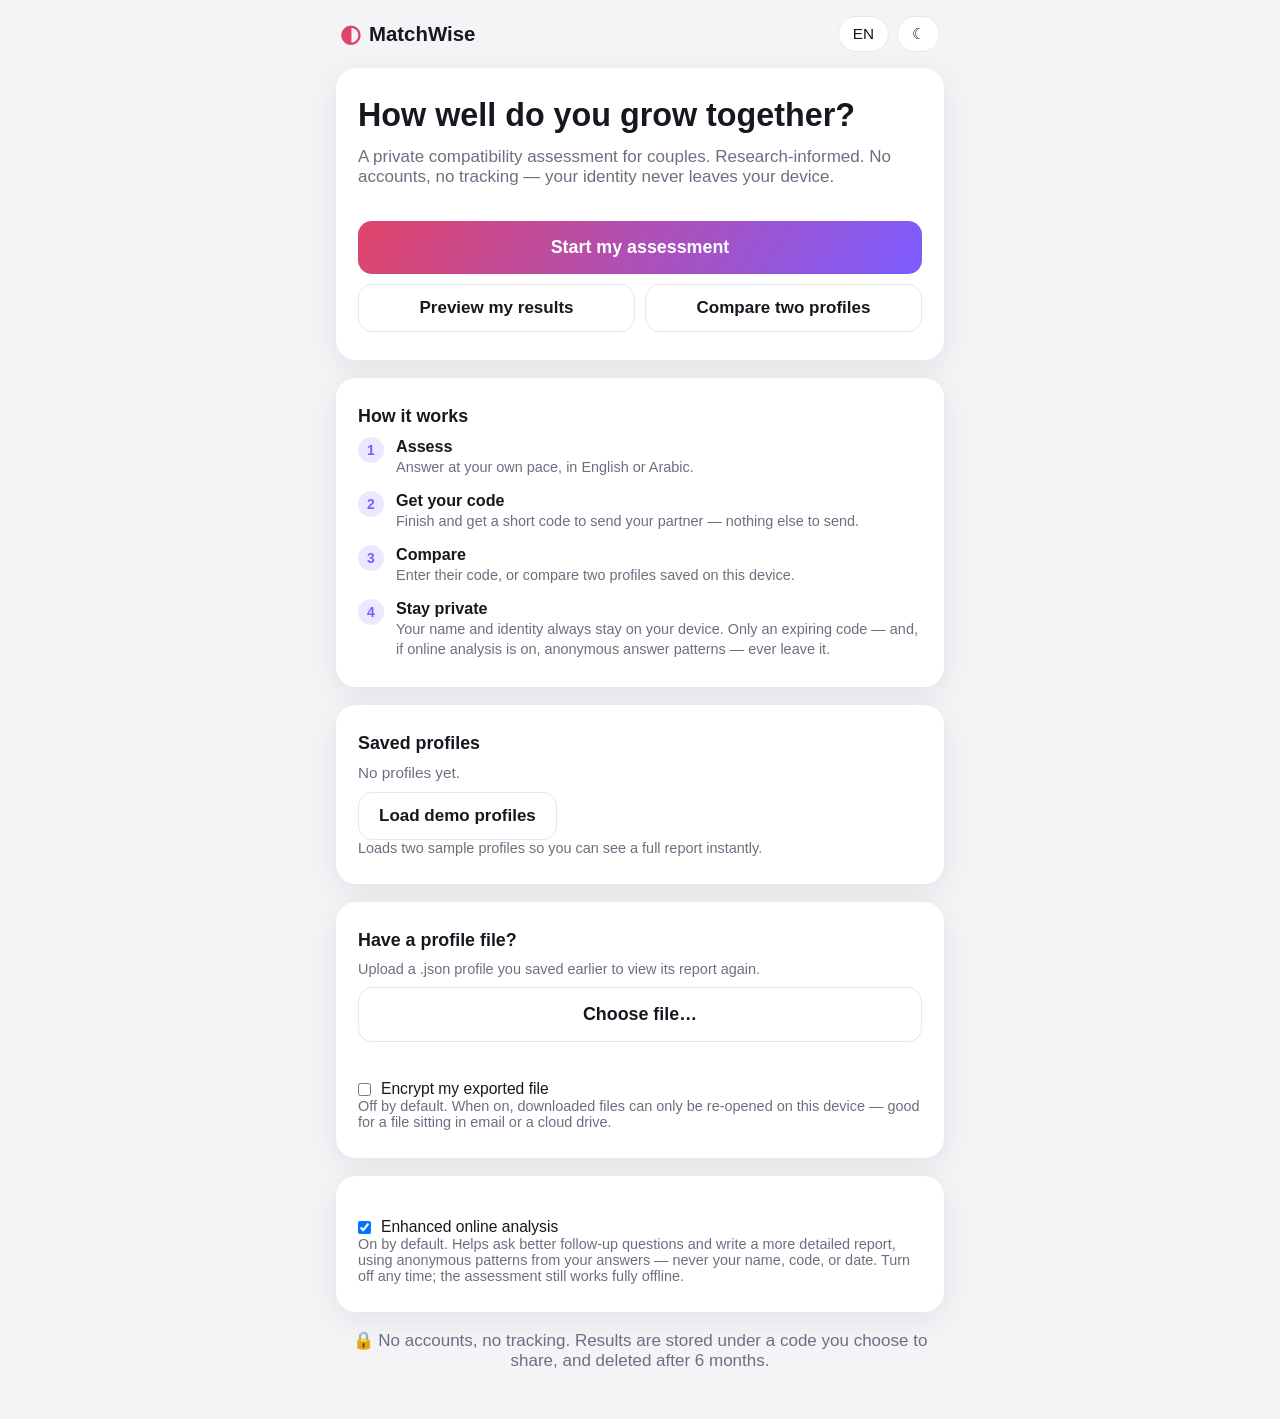
<file: index.html>
<!DOCTYPE html>
<html lang="en" dir="ltr">
<head>
<meta charset="UTF-8">
<meta name="viewport" content="width=device-width, initial-scale=1, viewport-fit=cover">
<meta name="theme-color" content="#0f1220">
<title>MatchWise — Couple Compatibility</title>
<meta name="description" content="A private, research-informed couple compatibility assessment. Your data never leaves your device.">
<link rel="manifest" href="manifest.json">
<link rel="icon" href="data:image/svg+xml,%3Csvg xmlns='http://www.w3.org/2000/svg' viewBox='0 0 100 100'%3E%3Ctext y='.9em' font-size='90'%3E%F0%9F%92%9E%3C/text%3E%3C/svg%3E">
<link rel="stylesheet" href="style.css">
</head>
<body>
<div id="app">

  <!-- Top bar -->
  <header class="topbar">
    <div class="brand" data-action="go-home">
      <span class="logo">◐</span><span data-i18n="appName">MatchWise</span>
    </div>
    <div class="topbar-actions">
      <button class="chip" id="langBtn" title="Language">EN</button>
      <button class="chip" id="themeBtn" title="Theme">☾</button>
    </div>
  </header>

  <!-- HOME -->
  <section class="screen active" id="screen-home">
    <div class="hero card">
      <h1 data-i18n="heroTitle">How well do you grow together?</h1>
      <p class="muted" data-i18n="heroSub">A private compatibility assessment for couples. Research-informed. No accounts, no tracking — everything stays on your phone.</p>
      <button class="btn primary big" data-action="start" data-i18n="startBtn">Start my assessment</button>
      <div class="row two-up">
        <button class="btn ghost" data-action="go-preview" data-i18n="previewHomeBtn">Preview my results</button>
        <button class="btn ghost" data-action="go-compare" data-i18n="compareBtn">Compare two profiles</button>
      </div>
    </div>
    <!-- v5: how-it-works strip. Purely informational, no data or logic. -->
    <div class="card">
      <h3 data-i18n="howTitle">How it works</h3>
      <ol class="hiw-list">
        <li class="hiw-step"><span class="hiw-num">1</span>
          <span><b data-i18n="how1Title">Assess</b><br><span class="muted small" data-i18n="how1Desc"></span></span></li>
        <li class="hiw-step"><span class="hiw-num">2</span>
          <span><b data-i18n="how2Title">Get your code</b><br><span class="muted small" data-i18n="how2Desc"></span></span></li>
        <li class="hiw-step"><span class="hiw-num">3</span>
          <span><b data-i18n="how3Title">Compare</b><br><span class="muted small" data-i18n="how3Desc"></span></span></li>
        <li class="hiw-step"><span class="hiw-num">4</span>
          <span><b data-i18n="how4Title">Stay private</b><br><span class="muted small" data-i18n="how4Desc"></span></span></li>
      </ol>
    </div>
    <div class="card" id="savedProfilesCard">
      <h3 data-i18n="savedProfiles">Saved profiles</h3>
      <div id="profileList" class="profile-list"></div>
      <!-- v5: one-click sample data so a new user sees a full report before
           answering anything. Never uploaded, never exportable — see demo-v5.js. -->
      <button class="btn ghost" id="demoBtn" data-i18n="demoBtn">Load demo profiles</button>
      <p class="muted small" data-i18n="demoNote"></p>
    </div>
    <div class="card">
      <h3 data-i18n="uploadTitle">Have a profile file?</h3>
      <p class="muted small" data-i18n="uploadNote">Upload a .json profile you saved earlier to view its report again.</p>
      <input type="file" id="fileInput" accept=".json,application/json" hidden>
      <button class="btn ghost big" id="uploadBtn" data-i18n="uploadBtn">Choose file…</button>
      <p id="fileMsg" class="error small"></p>
      <!-- v5: opt-in, off by default — see the guardrail in crypto-v5.js. -->
      <label class="encrypt-toggle"><input type="checkbox" id="encryptExportsCheck"> <span data-i18n="encryptExports">Encrypt my exported file</span></label>
      <p class="muted small" data-i18n="encryptExportsNote"></p>
    </div>
    <!-- v8: Insight Engine opt-out. Default ON. Quiet, honest disclosure —
         see "MatchWise Vault/v8 - AI Assessor Spec.md" §8. Off means zero
         network calls to the assess function: js/app.js never creates an
         aiSession and report-v8.js's buildAiReportAddon() is never called
         (see aiEnabled() and every `aiEnabled() &&`/`aiSession?.` guard). -->
    <div class="card">
      <label class="encrypt-toggle"><input type="checkbox" id="aiEnabledCheck" checked> <span data-i18n="aiToggleLabel">Enhanced online analysis</span></label>
      <p class="muted small" data-i18n="aiToggleNote"></p>
    </div>
    <p class="privacy muted" data-i18n="privacyNote">🔒 No accounts, no tracking. Results are stored under a code you choose to share, and deleted after 6 months.</p>
  </section>

  <!-- PREVIEW PICKER -->
  <section class="screen" id="screen-preview">
    <div class="card">
      <h2 data-i18n="previewTitle">Preview my results</h2>
      <p class="muted small" data-i18n="previewSub">See your own profile on its own — no partner needed.</p>

      <div id="previewLocal">
        <label data-i18n="previewPick">A profile saved on this device</label>
        <select id="selectPreview"></select>
        <button class="btn primary big" id="previewOpenBtn" data-i18n="previewOpen">Open preview</button>
      </div>
      <p id="previewEmpty" class="muted small" hidden data-i18n="previewNone">Nothing saved on this device yet.</p>

      <hr class="soft">
      <label data-i18n="previewByCode">Or open results by test code</label>
      <input type="text" id="previewCode" class="code-input" maxlength="12"
             autocomplete="off" autocapitalize="characters" spellcheck="false"
             data-i18n-ph="pastePh" placeholder="e.g. ABCD-2345">
      <button class="btn ghost big" id="previewCodeBtn" data-i18n="previewOpen">Open preview</button>

      <hr class="soft">
      <button class="btn ghost" id="previewUploadBtn" data-i18n="previewFile">Or upload a profile file</button>

      <p id="previewError" class="error small"></p>
      <button class="btn ghost" data-action="go-home" data-i18n="homeBtn">Home</button>
    </div>
  </section>

  <!-- NAME -->
  <section class="screen" id="screen-name">
    <div class="card">
      <h2 data-i18n="whoTitle">Who is taking the assessment?</h2>
      <input type="text" id="nameInput" maxlength="30" data-i18n-ph="namePh" placeholder="Your first name">
      <div class="gender-pick" id="stagePick">
        <span class="muted small" data-i18n="stageQ">Where are you now?</span>
        <div class="gender-opts">
          <label><input type="radio" name="stage" value="pre" checked> <span data-i18n="stagePre">Not married yet</span></label>
          <label><input type="radio" name="stage" value="mar"> <span data-i18n="stageMar">Married</span></label>
          <label><input type="radio" name="stage" value="was"> <span data-i18n="stageWas">Married before</span></label>
        </div>
        <p class="muted small" data-i18n="stageNote">Some situations describe married life. If you are not married yet, answer as you expect you would be — that expectation is exactly what this is measuring.</p>
      </div>
      <div class="gender-pick" id="genderPick">
        <span class="muted small" data-i18n="genderQ">You are:</span>
        <div class="gender-opts">
          <label><input type="radio" name="gender" value="m"> <span data-i18n="genderM">Male</span></label>
          <label><input type="radio" name="gender" value="f"> <span data-i18n="genderF">Female</span></label>
          <label><input type="radio" name="gender" value="" checked> <span data-i18n="genderSkip">Prefer not to say</span></label>
        </div>
        <p class="muted small" data-i18n="genderNote">Some situations are described from where you would actually be standing. Nothing else changes.</p>
      </div>
      <p class="muted small" data-i18n="whoNote">Answer honestly, not ideally. There are no right answers — inconsistent answers lower your result's confidence.</p>
      <div id="intimacyToggle" hidden>
        <label><input type="checkbox" id="intimacyCheck" checked> <span id="intimacyLabel"></span></label>
        <p class="muted small" id="intimacyNote"></p>
      </div>
      <button class="btn primary big" data-action="begin-quiz" data-i18n="beginBtn">Begin</button>
    </div>
  </section>

  <!-- QUIZ -->
  <section class="screen" id="screen-quiz">
    <div class="progress-wrap">
      <div class="progress-bar"><div id="progressFill"></div></div>
      <span id="progressText" class="muted small"></span>
    </div>
    <div class="card question-card" id="questionCard"></div>
    <div class="quiz-nav">
      <button class="btn ghost" id="backBtn" data-i18n="backBtn">Back</button>
    </div>
  </section>

  <!-- PROFILE DONE -->
  <section class="screen" id="screen-done">
    <div class="card center">
      <div class="big-emoji">✅</div>
      <h2 data-i18n="doneTitle">Profile created</h2>
      <p class="muted" data-i18n="doneSub">Send this code to your partner.</p>

      <label class="code-label" data-i18n="yourCode">Your test code</label>
      <input id="shareCode" class="code-display" readonly value="">
      <p class="muted small" id="codeLife" data-i18n="codeLife">The code works for 6 months.</p>
      <p class="error small" id="codeError" hidden></p>
      <button class="btn ghost" id="codeRetryBtn" hidden data-i18n="codeRetry">Try again</button>

      <div class="row">
        <button class="btn primary" id="copyBtn" data-i18n="copyBtn">Copy code</button>
        <button class="btn ghost" id="shareBtn" data-i18n="shareBtn">Share…</button>
      </div>
      <button class="btn ghost big" id="donePreviewBtn" data-i18n="previewHomeBtn">Preview my results</button>
      <button class="btn ghost big" id="downloadBtn" data-i18n="downloadBtn">Download my profile file</button>
      <button class="btn primary big" data-action="go-compare" data-i18n="toCompareBtn">Compare now</button>
    </div>
  </section>

  <!-- COMPARE -->
  <section class="screen" id="screen-compare">
    <div class="card">
      <h2 data-i18n="compareTitle">Compare two profiles</h2>
      <div class="compare-slot">
        <label data-i18n="personA">Person A</label>
        <select id="selectA"></select>
      </div>
      <div class="compare-slot">
        <label data-i18n="personB">Person B</label>
        <select id="selectB"></select>
      </div>
      <div class="paste-box">
        <label data-i18n="pasteSummary">Add your partner by test code</label>
        <input type="text" id="importCode" class="code-input" maxlength="12"
               autocomplete="off" autocapitalize="characters" spellcheck="false"
               data-i18n-ph="pastePh" placeholder="e.g. ABCD-2345">
        <button class="btn ghost" id="importBtn" data-i18n="importBtn">Load partner's results</button>
      </div>
      <button class="btn primary big" id="generateBtn" data-i18n="generateBtn">Generate report</button>
      <p id="compareError" class="error small"></p>
    </div>
  </section>

  <!-- REPORT -->
  <section class="screen" id="screen-solo">
    <div id="soloRoot"></div>
    <div class="row no-print">
      <button class="btn primary" onclick="window.print()" data-i18n="printBtn">Print / Save PDF</button>
      <button class="btn ghost" id="soloDownloadBtn" data-i18n="downloadBtn">Download my profile file</button>
      <button class="btn ghost" data-action="go-home" data-i18n="homeBtn">Home</button>
    </div>
  </section>

  <section class="screen" id="screen-report">
    <div id="reportRoot"></div>
    <div class="row no-print">
      <button class="btn primary" onclick="window.print()" data-i18n="printBtn">Print / Save PDF</button>
      <button class="btn ghost" data-action="go-home" data-i18n="homeBtn">Home</button>
    </div>
  </section>

</div>
<script type="module" src="js/app.js"></script>
</body>
</html>
</file>
<file: style.css>
/* MatchWise — premium minimal UI */
:root{
  --bg:#f4f4f7; --card:#ffffff; --text:#16181f; --muted:#6b7080;
  --accent:#e0446a; --accent2:#7c5cff; --line:#e7e7ee;
  --ok:#1fa971; --warn:#e09a1f; --bad:#d84343;
  --radius:20px; --shadow:0 8px 30px rgba(20,20,40,.08);
  font-size:17px;
}
[data-theme="dark"]{
  --bg:#0f1220; --card:#191d30; --text:#eef0f8; --muted:#9aa0b5;
  --line:#2a2f47; --shadow:0 8px 30px rgba(0,0,0,.35);
}
*{box-sizing:border-box;margin:0;padding:0}
html{-webkit-text-size-adjust:100%}
/* v5 fix: every chart in report-v3.js/report-v4.js is hand-rolled SVG that
   flips its OWN coordinates for Arabic (see the comments in those files) —
   they assume text-anchor="start"/"end" means the visual left/right edge.
   But CSS `direction` inherits from <html dir="rtl"> straight into SVG, and
   per the SVG spec text-anchor start/end are DIRECTION-RELATIVE, not visual:
   under an inherited rtl direction the browser reinterprets "end" as the
   logical (visually left) edge instead, which collided with the charts'
   own manual mirroring and pushed Arabic labels outside the chart's
   viewBox — invisible, not misplaced. Forcing ltr on the SVG itself (not
   its Arabic text content, which still shapes and orders correctly per the
   Unicode bidi algorithm regardless of this property) restores the plain
   visual semantics every chart's math already assumes. */
#app svg{direction:ltr}
body{
  background:var(--bg); color:var(--text);
  font-family:-apple-system,BlinkMacSystemFont,"Segoe UI",Roboto,"Noto Sans Arabic",sans-serif;
  min-height:100vh; transition:background .3s,color .3s;
}
#app{max-width:640px;margin:0 auto;padding:0 16px 48px}

/* Topbar */
.topbar{display:flex;justify-content:space-between;align-items:center;padding:16px 4px}
.brand{font-weight:700;font-size:1.2rem;display:flex;gap:8px;align-items:center;cursor:pointer}
.logo{color:var(--accent);font-size:1.4rem}
.topbar-actions{display:flex;gap:8px}
.chip{
  border:1px solid var(--line);background:var(--card);color:var(--text);
  border-radius:99px;padding:8px 14px;font-size:.9rem;cursor:pointer;transition:.2s;
}
.chip:active{transform:scale(.94)}

/* Screens */
.screen{display:none;animation:fadeUp .35s ease}
.screen.active{display:block}
@keyframes fadeUp{from{opacity:0;transform:translateY(12px)}to{opacity:1;transform:none}}

/* Cards */
.card{
  background:var(--card);border-radius:var(--radius);box-shadow:var(--shadow);
  padding:28px 22px;margin-bottom:18px;
}
.card.center{text-align:center}
.hero h1{font-size:1.9rem;line-height:1.2;margin-bottom:12px}
.hero p{margin-bottom:24px}
.big-emoji{font-size:3rem;margin-bottom:8px}
h2{font-size:1.4rem;margin-bottom:10px}
h3{font-size:1.05rem;margin-bottom:10px}
.muted{color:var(--muted)}
.small{font-size:.85rem}
.error{color:var(--bad);margin-top:10px;min-height:1em}
.row{display:flex;gap:10px;justify-content:center;margin:14px 0;flex-wrap:wrap}
.privacy{text-align:center;margin-top:8px}

/* Buttons */
.btn{
  border:none;border-radius:14px;padding:13px 20px;font-size:1rem;font-weight:600;
  cursor:pointer;transition:.18s;display:inline-block;
}
.btn.big{width:100%;padding:16px;margin-top:10px;font-size:1.05rem}
.btn.primary{background:linear-gradient(120deg,var(--accent),var(--accent2));color:#fff}
.btn.primary:active{transform:scale(.97);filter:brightness(1.1)}
.btn.ghost{background:transparent;border:1px solid var(--line);color:var(--text);margin-top:10px}

/* Inputs */
input[type=text],textarea,select{
  width:100%;border:1px solid var(--line);border-radius:14px;background:var(--bg);
  color:var(--text);padding:14px;font-size:1rem;margin:10px 0;font-family:inherit;
}
textarea{resize:none;font-size:.8rem;word-break:break-all}
select{appearance:none}
label{font-weight:600;font-size:.9rem}
.compare-slot{margin-bottom:8px}
.paste-box{margin:14px 0}
.paste-box summary{cursor:pointer;color:var(--accent2);font-weight:600}

/* Two side-by-side secondary actions; stack on narrow phones */
.row.two-up{gap:10px;margin:0}
.row.two-up .btn{flex:1 1 180px;margin-top:10px}

/* Share code — the one string the user has to read and retype, so it gets
   a monospaced face, wide letter-spacing and no ambiguity between 0 and O. */
.code-label{display:block;margin-top:8px;color:var(--muted);text-align:center}
.code-display{
  width:100%;text-align:center;border:1px dashed var(--accent);
  border-radius:14px;background:color-mix(in srgb,var(--accent) 6%,var(--card));
  color:var(--text);padding:18px 10px;margin:8px 0 4px;
  font-family:ui-monospace,SFMono-Regular,Menlo,Consolas,monospace;
  font-size:1.7rem;font-weight:700;letter-spacing:.14em;
}
.code-input{
  text-align:center;font-family:ui-monospace,SFMono-Regular,Menlo,Consolas,monospace;
  font-size:1.15rem;letter-spacing:.12em;text-transform:uppercase;
}
.code-chip{
  font-family:ui-monospace,SFMono-Regular,Menlo,Consolas,monospace;
  font-size:.78rem;letter-spacing:.06em;color:var(--accent2);
}
hr.soft{border:none;border-top:1px solid var(--line);margin:20px 0 14px}
[dir="rtl"] .code-display,[dir="rtl"] .code-input{direction:ltr}

/* Progress */
.progress-wrap{display:flex;align-items:center;gap:12px;margin:6px 2px 16px}
.progress-bar{flex:1;height:8px;border-radius:99px;background:var(--line);overflow:hidden}
#progressFill{height:100%;width:0;border-radius:99px;background:linear-gradient(90deg,var(--accent),var(--accent2));transition:width .35s ease}

/* Question */
.question-card{min-height:300px}
.q-cat{font-size:.78rem;letter-spacing:.08em;text-transform:uppercase;color:var(--accent2);font-weight:700;margin-bottom:10px}
.q-text{font-size:1.25rem;line-height:1.4;margin-bottom:22px;font-weight:600}
.likert{display:flex;flex-direction:column;gap:8px}
.likert-scale{display:flex;justify-content:space-between;gap:6px}
.likert-dot{
  flex:1;aspect-ratio:1;max-width:52px;border-radius:50%;border:2px solid var(--line);
  background:var(--card);cursor:pointer;font-weight:700;color:var(--muted);transition:.15s;
}
.likert-dot:hover{border-color:var(--accent)}
.likert-dot.sel{background:var(--accent);border-color:var(--accent);color:#fff;transform:scale(1.08)}
.likert-labels{display:flex;justify-content:space-between;font-size:.78rem;color:var(--muted);margin-top:6px}
.opt{
  display:block;width:100%;text-align:start;border:1.5px solid var(--line);background:var(--card);
  color:var(--text);border-radius:14px;padding:14px;margin-bottom:10px;font-size:.98rem;
  cursor:pointer;transition:.15s;line-height:1.35;font-family:inherit;
}
.opt:hover{border-color:var(--accent2)}
.opt.sel{border-color:var(--accent);background:color-mix(in srgb,var(--accent) 10%,var(--card))}
/* v8 — open-text question. Reuses .opt for the Skip/Continue buttons so it
   sits visually inside the existing question-card language rather than
   introducing a new button style. */
.q-text-input textarea{
  width:100%;min-height:120px;border:1.5px solid var(--line);background:var(--card);
  color:var(--text);border-radius:14px;padding:14px;font-size:.98rem;line-height:1.45;
  font-family:inherit;resize:vertical;transition:.15s;
}
.q-text-input textarea:focus{outline:none;border-color:var(--accent)}
.q-text-counter{text-align:end;font-size:.78rem;color:var(--muted);margin:6px 0 16px}
.q-actions{display:flex;gap:10px}
.q-actions .opt{flex:1;text-align:center;margin-bottom:0}
.quiz-nav{display:flex;justify-content:flex-start}

/* Profiles list */
.profile-list{display:flex;flex-direction:column;gap:8px}
.profile-item{
  display:flex;justify-content:space-between;align-items:center;
  border:1px solid var(--line);border-radius:14px;padding:10px 14px;font-size:.95rem;
}
.profile-item .del{background:none;border:none;color:var(--bad);cursor:pointer;font-size:1rem}
.profile-empty{color:var(--muted);font-size:.9rem}
.item-actions{display:flex;align-items:center;gap:4px;flex-shrink:0}
.mini{
  border:1px solid var(--line);background:transparent;color:var(--text);
  border-radius:99px;padding:5px 11px;font-size:.8rem;cursor:pointer;
  font-family:inherit;transition:.15s;
}
.mini:hover{border-color:var(--accent2);color:var(--accent2)}
.mini:active{transform:scale(.94)}

/* Solo preview */
.lean-block{margin-bottom:16px}
.lean-head{display:flex;justify-content:space-between;font-size:.92rem;margin-bottom:6px}
.lean-ends{display:flex;justify-content:space-between;font-size:.75rem;color:var(--muted);margin-top:5px}
.ans-summary{cursor:pointer;font-weight:600;color:var(--accent2);font-size:.95rem}
.answer-list{list-style:none;margin-top:14px}
.answer-list li{
  display:flex;justify-content:space-between;gap:14px;align-items:baseline;
  padding:10px 0;border-bottom:1px solid var(--line);font-size:.88rem;line-height:1.4;
}
.answer-list li:last-child{border:none}
.ans-q{flex:1;color:var(--muted)}
.ans-v{flex:0 0 38%;text-align:end;font-weight:600}

/* Report */
.report-section{margin-bottom:18px}
.score-hero{text-align:center;padding:34px 20px}
.score-num{font-size:3.4rem;font-weight:800;background:linear-gradient(120deg,var(--accent),var(--accent2));-webkit-background-clip:text;background-clip:text;color:transparent}
.badge{display:inline-block;border-radius:99px;padding:5px 14px;font-size:.82rem;font-weight:700;margin-top:8px}
.badge.ok{background:color-mix(in srgb,var(--ok) 15%,transparent);color:var(--ok)}
.badge.warn{background:color-mix(in srgb,var(--warn) 15%,transparent);color:var(--warn)}
.badge.bad{background:color-mix(in srgb,var(--bad) 15%,transparent);color:var(--bad)}
.cat-row{display:flex;align-items:center;gap:10px;margin-bottom:10px}
.cat-name{flex:0 0 42%;font-size:.9rem}
.cat-bar{flex:1;height:10px;border-radius:99px;background:var(--line);overflow:hidden}
.cat-bar i{display:block;height:100%;border-radius:99px;background:linear-gradient(90deg,var(--accent),var(--accent2))}
.cat-val{width:42px;text-align:end;font-size:.85rem;font-weight:700}
.alert{
  border-inline-start:4px solid var(--bad);background:color-mix(in srgb,var(--bad) 8%,var(--card));
  border-radius:12px;padding:12px 14px;margin-bottom:10px;font-size:.92rem;
}
.tip{
  border-inline-start:4px solid var(--accent2);background:color-mix(in srgb,var(--accent2) 8%,var(--card));
  border-radius:12px;padding:12px 14px;margin-bottom:10px;font-size:.92rem;
}
ul.clean{list-style:none}
ul.clean li{padding:8px 0;border-bottom:1px solid var(--line);font-size:.93rem;line-height:1.45}
ul.clean li:last-child{border:none}
.radar-wrap{display:flex;justify-content:center;margin:10px 0}
.legend{display:flex;gap:18px;justify-content:center;font-size:.85rem;margin-top:6px}
.legend b{display:inline-block;width:10px;height:10px;border-radius:3px;margin-inline-end:5px}
.disclaimer{font-size:.8rem;color:var(--muted);line-height:1.5;margin-top:12px}

/* RTL */
[dir="rtl"] body{font-family:"Noto Sans Arabic","Segoe UI",Tahoma,sans-serif}

/* Print */
@media print{
  .topbar,.no-print{display:none!important}
  body{background:#fff;color:#000}
  .card{box-shadow:none;border:1px solid #ddd;break-inside:avoid}
  #app{max-width:100%}
  /* always print the full answer appendix, even if collapsed on screen */
  details .answer-list{display:block!important}
  details>summary{list-style:none}
}
@media(max-width:400px){
  .hero h1{font-size:1.55rem}
  .q-text{font-size:1.1rem}
}

/* ── v3 additions (js/report-v3.js, js/app.js intimacy toggle) ───────────
   Additive only — nothing above this point is touched, so v2 screens are
   visually identical to before. Reuses existing tokens (--accent, --accent2,
   --warn, --line, --radius) so new elements read as part of the same app. */

/* Response-quality banner: a third tone between .alert (red) and .tip
   (violet) — amber, since these notices are informational, not urgent. */
.notice{
  border-inline-start:4px solid var(--warn);background:color-mix(in srgb,var(--warn) 8%,var(--card));
  border-radius:12px;padding:12px 14px;font-size:.88rem;line-height:1.5;
}
.notice p+p{margin-top:8px}

/* Intimacy module toggle on the name screen */
#intimacyToggle{
  border:1px solid var(--line);border-radius:14px;padding:12px 14px;margin:14px 0;
  background:color-mix(in srgb,var(--accent2) 4%,var(--card));
}
#intimacyToggle label{display:flex;align-items:center;gap:10px;font-size:.95rem;cursor:pointer}
#intimacyToggle input[type=checkbox]{width:18px;height:18px;accent-color:var(--accent2);cursor:pointer;flex-shrink:0}
#intimacyNote{margin-top:8px;line-height:1.5}

/* ── v4: gender picker (name screen) and worldview axis track ───────────── */
.gender-pick { margin: 14px 0 4px; }
.gender-opts { display: flex; flex-wrap: wrap; gap: 14px; margin: 6px 0 4px; }
.gender-opts label { display: flex; align-items: center; gap: 6px; font-size: .95rem; cursor: pointer; }
.gender-opts input { accent-color: var(--accent); }

/* One horizontal line per worldview axis, with a dot per person. The track
   spans -100..+100; a dot's left offset is (value + 100) / 2 percent. */
.axis4-track {
  position: relative; height: 10px; margin: 8px 0 6px; border-radius: 5px;
  background: linear-gradient(90deg, var(--line, #d8d8e0), var(--line, #d8d8e0));
}
.axis4-track::after {
  content: ""; position: absolute; left: 50%; top: -3px; width: 1px; height: 16px;
  background: var(--line, #d8d8e0); opacity: .9;
}
.axis4-track b {
  position: absolute; top: -3px; width: 16px; height: 16px; margin-inline-start: -8px;
  border-radius: 50%; border: 2px solid var(--card, #fff); box-shadow: 0 1px 3px rgba(0,0,0,.25);
}

/* ── v4 charts ──────────────────────────────────────────────────────────── */
/* Topics to discuss: text plus a bar showing how far apart the two answers
   were. The bar is the point of the section, so it sits under the text at
   full width rather than squeezed beside it on a phone. */
.topic-gap { display: block; }
.topic-gap .topic-text { margin-bottom: 7px; }
.topic-gap .topic-bar {
  display: block; height: 6px; border-radius: 3px;
  background: var(--line); overflow: hidden;
}
.topic-gap .topic-bar i { display: block; height: 100%; border-radius: 3px; }

/* The ring gauge carries its own number, so the old giant numeral is not
   rendered on v4 reports. Kept in the sheet for v2/v3 reports, which still
   use it. */
.score-hero svg { margin-top: 4px; }
.score-hero svg + .badge { margin-top: 10px; }

@media print {
  /* SVG charts must not be split across a page break. */
  .card svg { break-inside: avoid; page-break-inside: avoid; }
  /* Printing while the app is in dark mode used to put light text on white
     paper: the print block resets body colour but not the custom properties,
     and every chart draws with var(--text) / var(--muted). Reset the tokens
     themselves so charts and text print legibly from either theme. */
  :root, [data-theme="dark"] {
    --text: #16181f; --muted: #555a68; --line: #ccccd6; --card: #ffffff; --bg: #ffffff;
  }
}

/* ── v5 additions ──────────────────────────────────────────────────────── */
/* Home screen "how it works" strip. Plain numbered rows, not icon tiles —
   deliberately: an oversized unstyled glyph icon was one of the concrete
   problems found reviewing another build's landing page. */
.hiw-list { list-style: none; display: flex; flex-direction: column; gap: 14px; margin-top: 4px; }
.hiw-step { display: flex; gap: 12px; align-items: flex-start; }
.hiw-num {
  flex: 0 0 26px; height: 26px; border-radius: 50%;
  background: color-mix(in srgb, var(--accent2) 14%, transparent); color: var(--accent2);
  display: flex; align-items: center; justify-content: center;
  font-size: .82rem; font-weight: 700;
}
.hiw-step span > b { font-size: .95rem; }

/* Demo profiles: same profile-item row, tagged so it is never mistaken for
   a real saved profile. */
.demo-badge {
  display: inline-block; margin-inline-start: 6px; padding: 2px 8px;
  border-radius: 99px; font-size: .72rem; font-weight: 700;
  background: color-mix(in srgb, var(--warn) 16%, transparent); color: var(--warn);
}
#demoBtn { margin-top: 10px; }

.encrypt-toggle { display: flex; align-items: center; gap: 10px; font-size: .92rem; cursor: pointer; margin-top: 14px; font-weight: 500; }

/* ── v7: type-preference map ─────────────────────────────────────────────────
   The 16-type grid is plain CSS grid, not SVG, so it needs no manual RTL
   mirroring and cannot hit the text-anchor/direction class of bug documented
   in the v5 round. `direction:ltr` is pinned on the grid and the chips only:
   a four-letter type code reads left-to-right in Arabic too, exactly like
   .code-display above. Surrounding prose still flows RTL normally. */
.t7-grid{
  display:grid;grid-template-columns:repeat(4,1fr);gap:6px;direction:ltr;
  margin:8px 0 6px;
}
.t7-cell{
  border:1px solid var(--line);border-radius:10px;padding:6px 2px 5px;
  text-align:center;overflow:hidden;
}
.t7-code{
  display:block;border-radius:6px;padding:5px 0;
  font-family:ui-monospace,SFMono-Regular,Menlo,Consolas,monospace;
  font-size:.82rem;letter-spacing:.04em;
}
.t7-you{
  display:block;font-style:normal;font-size:.62rem;font-weight:700;
  margin-top:3px;white-space:nowrap;overflow:hidden;text-overflow:ellipsis;
}
.t7-scale{display:flex;align-items:center;gap:8px;font-size:.72rem;color:var(--muted)}
.t7-scale i{
  flex:1;height:8px;border-radius:99px;
  background:linear-gradient(90deg,
    color-mix(in srgb,var(--accent2) 52%,transparent),
    color-mix(in srgb,var(--accent2) 6%,transparent));
}
[dir="rtl"] .t7-scale i{transform:scaleX(-1)}
.t7-chip{
  display:inline-block;border:1px solid var(--line);border-radius:99px;
  padding:3px 10px;font-size:.8rem;font-weight:700;
  font-family:ui-monospace,SFMono-Regular,Menlo,Consolas,monospace;
}

/* Narrow phones: four columns of type codes get tight, so shrink the code
   rather than letting the grid overflow the card. */
@media (max-width:380px){
  .t7-code{font-size:.7rem;letter-spacing:0}
  .t7-grid{gap:4px}
}
/* Dimension heading: the plain-language name and the letter cross-reference
   sit at opposite ends of a flex row, and with a long Arabic name they met in
   the middle with nothing between them. */
.t7-dimhead{gap:14px;align-items:baseline}
.t7-dimhead > span:last-child{text-align:end;flex-shrink:0}
/* v7 sub-headings: these follow a paragraph of prose, and .lean-head carries
   only a bottom margin, so each section title sat flush against the sentence
   above it. Scoped to v7 so the shared .lean-head used for slider labels
   elsewhere keeps its tight spacing. */
.t7-h{margin-top:20px}
/* Nearest/furthest columns: the two headings wrap to different line counts,
   which knocked the first row of each list out of alignment with the other. */
.t7-rank > .lean-head{min-height:2.6em;align-items:flex-start}
</file>
